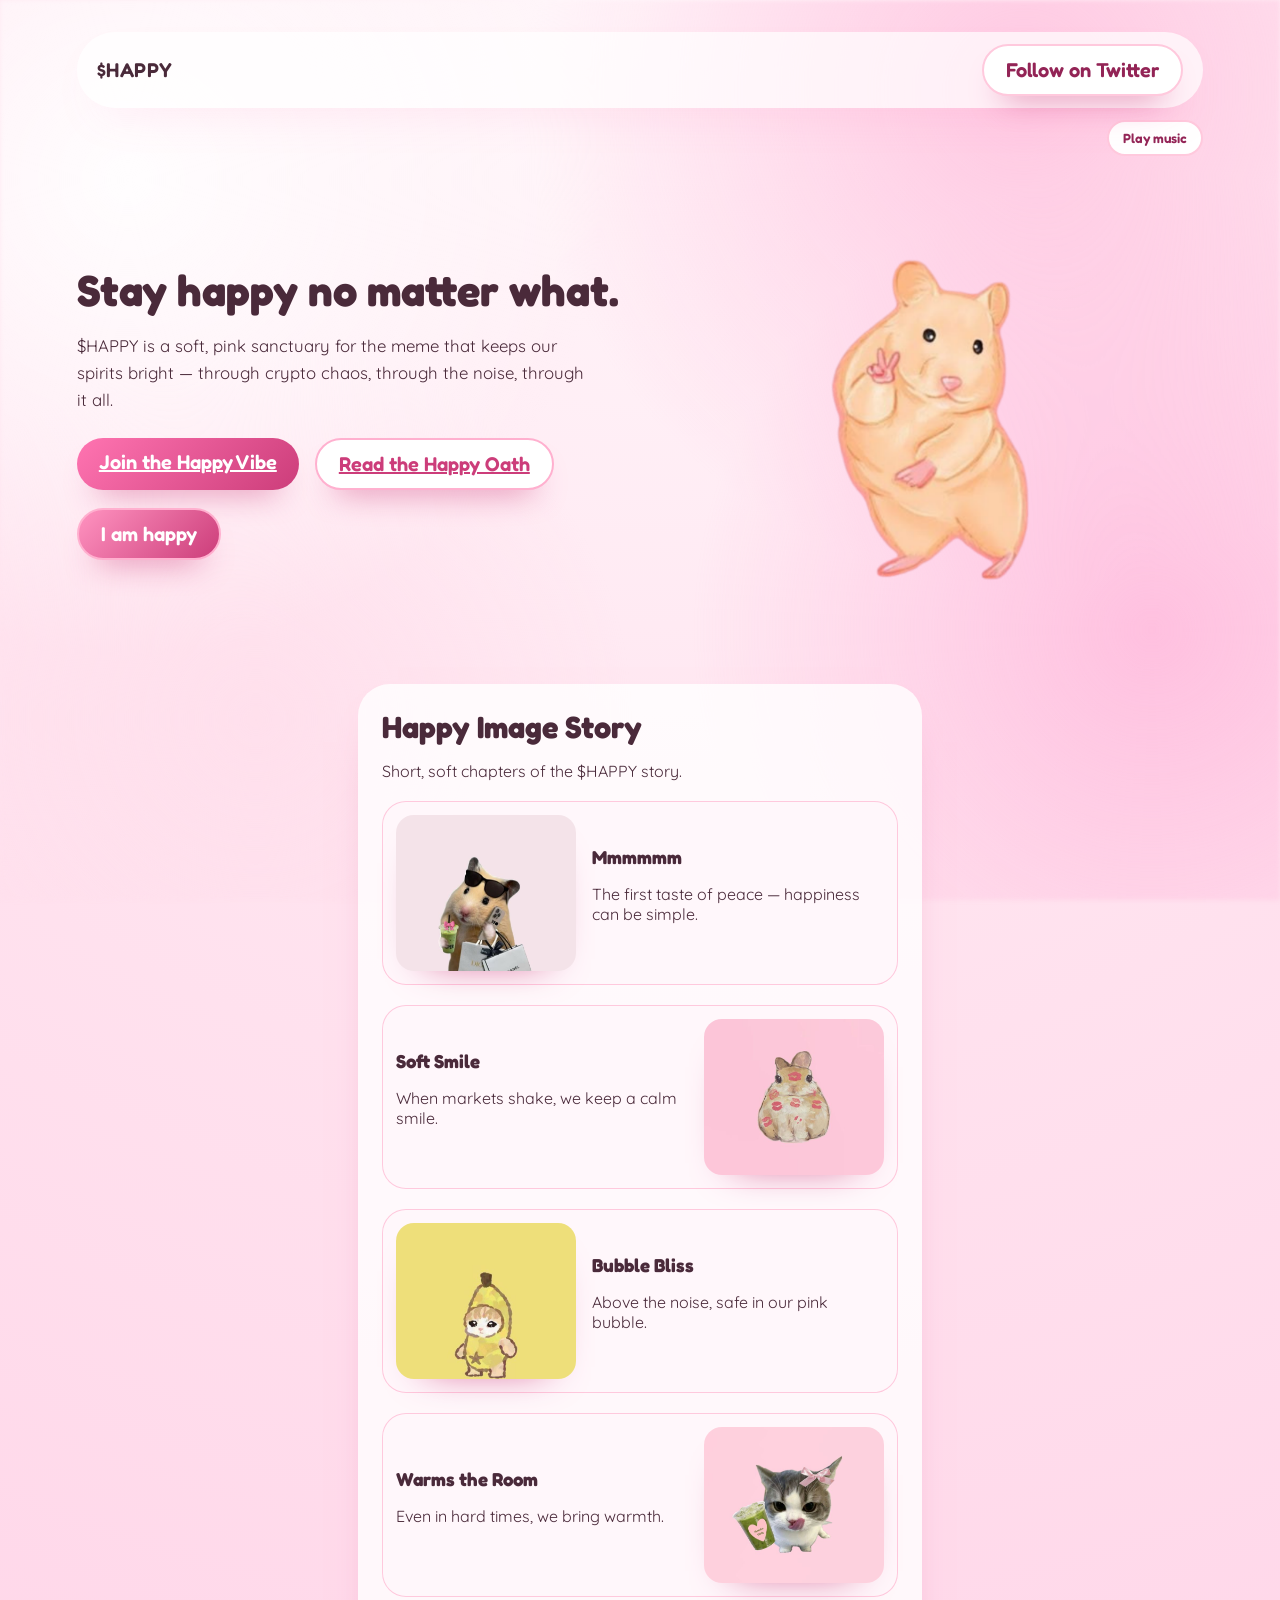
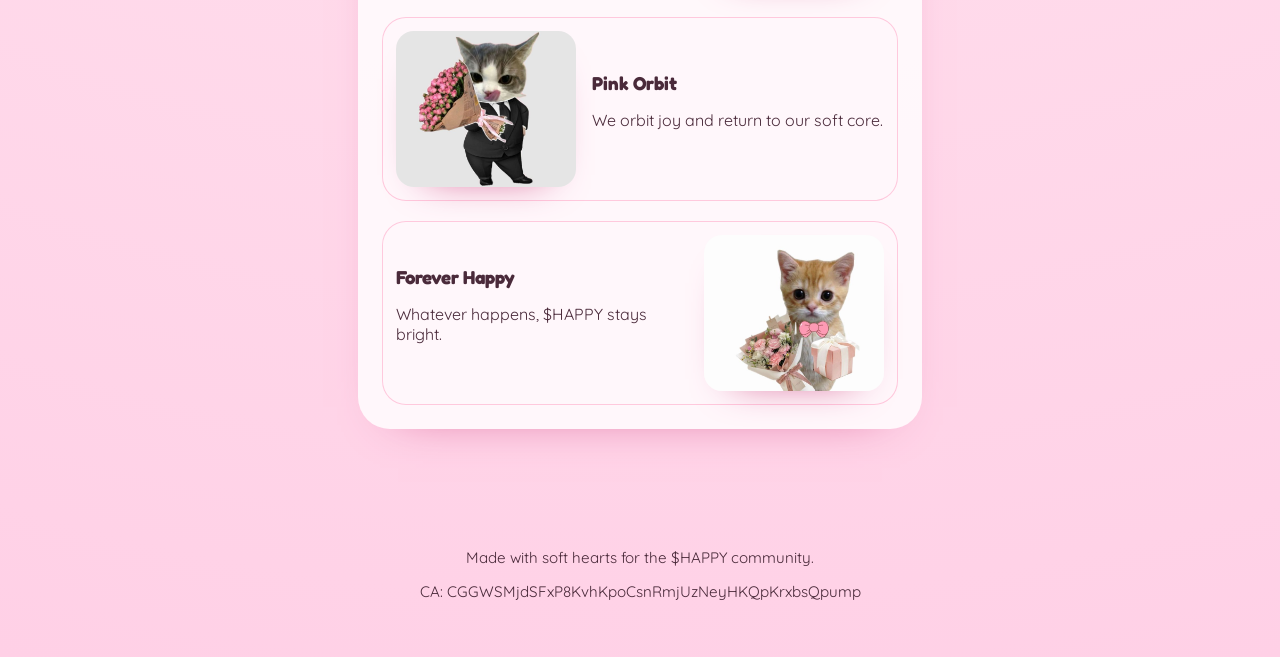
<file: index.html>
<!DOCTYPE html>
<html lang="en">

<head>
  <meta charset="UTF-8" />
  <meta name="viewport" content="width=device-width, initial-scale=1.0" />
  <title>$HAPPY — Soft Meme Sanctuary</title>
  <link rel="preconnect" href="https://fonts.googleapis.com">
  <link rel="preconnect" href="https://fonts.gstatic.com" crossorigin>
  <link
    href="https://fonts.googleapis.com/css2?family=Fredoka:wght@300;400;500;600;700&family=Quicksand:wght@400;500;600;700&display=swap"
    rel="stylesheet">
  <link rel="stylesheet" href="styles.css" />
</head>

<body>
  <div class="bg-bubbles" aria-hidden="true"></div>

  <header class="hero">

    <nav class="topbar">
      <span class="logo-text">$HAPPY</span>
      <a class="btn btn-twitter" href="https://x.com/TheHappyCoinx" aria-label="Twitter">
        <span>Follow on Twitter</span>
      </a>
    </nav>
    <div class="music-toggle-wrap">
      <button class="music-toggle" id="music-toggle" type="button">Play music</button>
    </div>
    <div class="hero-grid">
      <div class="hero-copy">
        <h1>Stay happy no matter what.</h1>
        <p class="sub">
          $HAPPY is a soft, pink sanctuary for the meme that keeps our spirits bright —
          through crypto chaos, through the noise, through it all.
        </p>
        <div class="cta-row">
          <a class="btn" href="https://x.com/TheHappyCoinx">Join the Happy Vibe</a>
          <a class="btn btn-ghost" href="whitepaper.html">Read the Happy Oath</a>
        </div>
        <div class="dance-toggle-wrap">
          <button class="btn dance-toggle" id="dance-toggle" type="button">I am happy</button>
        </div>

      </div>
      <div class="hero-card hero-logo">
        <div class=""></div>
        <img src="logo1.png" alt="$HAPPY logo" />
      </div>
    </div>
  </header>

  <main>
    <section class="panel panel-compact" id="gallery">
      <div class="panel-head">
        <h2>Happy Image Story</h2>
        <p>Short, soft chapters of the $HAPPY story.</p>
      </div>

      <section class="image-section image-compact">
        <img src="images/Mmmmmm.jpeg" alt="Happy meme 1" />
        <div>
          <h3>Mmmmmm</h3>
          <p>The first taste of peace — happiness can be simple.</p>
        </div>
      </section>

      <section class="image-section image-compact reverse">
        <img src="images/1.jpeg" alt="Happy meme 2" />
        <div>
          <h3>Soft Smile</h3>
          <p>When markets shake, we keep a calm smile.</p>
        </div>
      </section>

      <section class="image-section image-compact">
        <img src="images/2.jpeg" alt="Happy meme 3" />
        <div>
          <h3>Bubble Bliss</h3>
          <p>Above the noise, safe in our pink bubble.</p>
        </div>
      </section>

      <section class="image-section image-compact reverse">
        <img src="images/3.jpeg" alt="Happy meme 4" />
        <div>
          <h3>Warms the Room</h3>
          <p>Even in hard times, we bring warmth.</p>
        </div>
      </section>

      <section class="image-section image-compact">
        <img src="images/4.jpeg" alt="Happy meme 5" />
        <div>
          <h3>Pink Orbit</h3>
          <p>We orbit joy and return to our soft core.</p>
        </div>
      </section>

      <section class="image-section image-compact reverse">
        <img src="images/5.jpeg" alt="Happy meme 6" />
        <div>
          <h3>Forever Happy</h3>
          <p>Whatever happens, $HAPPY stays bright.</p>
        </div>
      </section>
    </section>
  </main>

  <footer class="footer">
    <p>Made with soft hearts for the $HAPPY community.</p>
    <p>CA: CGGWSMjdSFxP8KvhKpoCsnRmjUzNeyHKQpKrxbsQpump</p>
  </footer>

  <div class="happy-banner" aria-hidden="true">BE HAPPY</div>
  <div class="confetti" aria-hidden="true"></div>

  <audio id="bg-music" src="happy-happy-happy-cat.mp3" loop autoplay></audio>
  <script>
    const music = document.getElementById('bg-music');
    const toggle = document.getElementById('music-toggle');
    const danceToggle = document.getElementById('dance-toggle');
    const bodyEl = document.body;
    const confetti = document.querySelector('.confetti');
    const confettiColors = ['#ff74b1', '#ffc9dd', '#ff93c0', '#fff1f6', '#cc3d7a'];

    const setLabel = () => {
      toggle.textContent = music.paused ? 'Play music' : 'Pause music';
    };

    toggle.addEventListener('click', async () => {
      try {
        if (music.paused) {
          await music.play();
        } else {
          music.pause();
        }
        setLabel();
      } catch (err) {
        setLabel();
      }
    });

    const tryAutoPlay = async () => {
      try {
        await music.play();
      } catch (err) {
        // Autoplay may be blocked; will retry after first user gesture.
      } finally {
        setLabel();
      }
    };

    const enableAutoPlayOnGesture = () => {
      tryAutoPlay();
      window.removeEventListener('pointerdown', enableAutoPlayOnGesture);
      window.removeEventListener('keydown', enableAutoPlayOnGesture);
    };

    window.addEventListener('pointerdown', enableAutoPlayOnGesture, { once: true });
    window.addEventListener('keydown', enableAutoPlayOnGesture, { once: true });

    const launchConfetti = () => {
      confetti.innerHTML = '';
      const pieces = 40;
      for (let i = 0; i < pieces; i += 1) {
        const piece = document.createElement('span');
        piece.className = 'confetti-piece';
        piece.style.left = `${Math.random() * 100}%`;
        piece.style.background = confettiColors[i % confettiColors.length];
        piece.style.animationDelay = `${Math.random() * 0.4}s`;
        piece.style.animationDuration = `${1.6 + Math.random()}s`;
        piece.style.transform = `rotate(${Math.random() * 360}deg)`;
        confetti.appendChild(piece);
      }
    };

    danceToggle.addEventListener('click', () => {
      if (bodyEl.classList.contains('dancing')) {
        bodyEl.classList.remove('dancing');
        return;
      }
      launchConfetti();
      bodyEl.classList.add('dancing');
      window.setTimeout(() => bodyEl.classList.remove('dancing'), 5000);
    });

    tryAutoPlay();
    setLabel();
  </script>
</body>

</html>
</file>
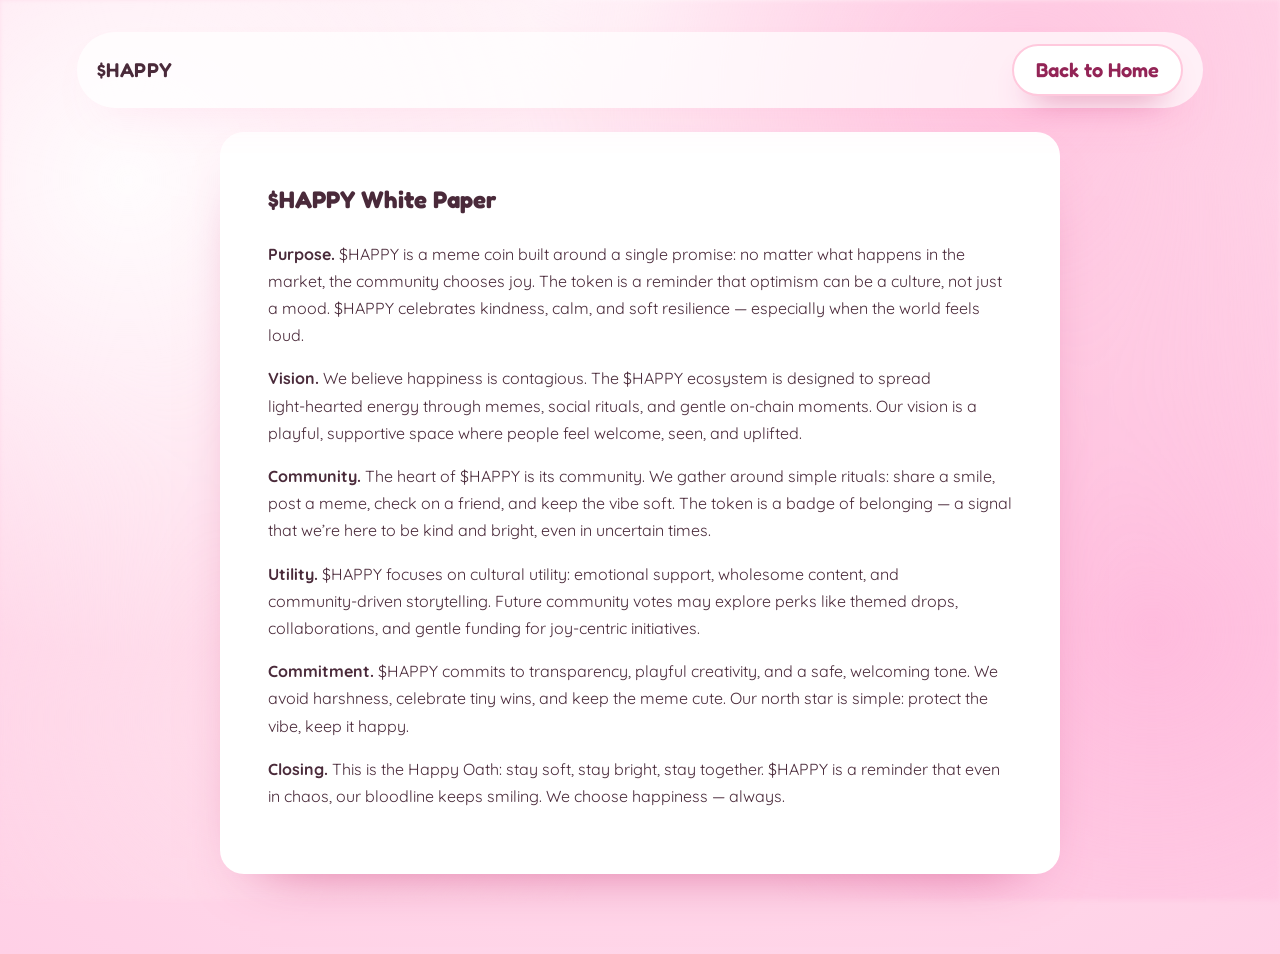
<file: whitepaper.html>
<!DOCTYPE html>
<html lang="en">
<head>
  <meta charset="UTF-8" />
  <meta name="viewport" content="width=device-width, initial-scale=1.0" />
  <title>$HAPPY White Paper</title>
  <link rel="preconnect" href="https://fonts.googleapis.com">
  <link rel="preconnect" href="https://fonts.gstatic.com" crossorigin>
  <link href="https://fonts.googleapis.com/css2?family=Fredoka:wght@400;600;700&family=Quicksand:wght@400;500;600&display=swap" rel="stylesheet">
  <link rel="stylesheet" href="styles.css" />
</head>
<body>
  <div class="bg-bubbles" aria-hidden="true"></div>

  <header class="hero whitepaper-hero">
    <nav class="topbar">
      <span class="logo-text">$HAPPY</span>
      <a class="btn btn-twitter" href="index.html">Back to Home</a>
    </nav>
  </header>

  <main>
    <section class="whitepaper">
      <div class="whitepaper-page">
        <h1>$HAPPY White Paper</h1>
        <p><strong>Purpose.</strong> $HAPPY is a meme coin built around a single promise: no matter what happens in the market, the community chooses joy. The token is a reminder that optimism can be a culture, not just a mood. $HAPPY celebrates kindness, calm, and soft resilience — especially when the world feels loud.</p>
        <p><strong>Vision.</strong> We believe happiness is contagious. The $HAPPY ecosystem is designed to spread light‑hearted energy through memes, social rituals, and gentle on‑chain moments. Our vision is a playful, supportive space where people feel welcome, seen, and uplifted.</p>
        <p><strong>Community.</strong> The heart of $HAPPY is its community. We gather around simple rituals: share a smile, post a meme, check on a friend, and keep the vibe soft. The token is a badge of belonging — a signal that we’re here to be kind and bright, even in uncertain times.</p>
        <p><strong>Utility.</strong> $HAPPY focuses on cultural utility: emotional support, wholesome content, and community‑driven storytelling. Future community votes may explore perks like themed drops, collaborations, and gentle funding for joy‑centric initiatives.</p>
        <p><strong>Commitment.</strong> $HAPPY commits to transparency, playful creativity, and a safe, welcoming tone. We avoid harshness, celebrate tiny wins, and keep the meme cute. Our north star is simple: protect the vibe, keep it happy.</p>
        <p><strong>Closing.</strong> This is the Happy Oath: stay soft, stay bright, stay together. $HAPPY is a reminder that even in chaos, our bloodline keeps smiling. We choose happiness — always.</p>
      </div>
    </section>
  </main>
</body>
</html>
</file>
<file: styles.css>
:root {
  --pink-50: #fff1f6;
  --pink-100: #ffe1ec;
  --pink-200: #ffc9dd;
  --pink-300: #ffb0cf;
  --pink-400: #ff93c0;
  --pink-500: #ff74b1;
  --cream: #fff7fb;
  --berry: #cc3d7a;
  --berry-dark: #932456;
  --shadow: rgba(255, 116, 177, 0.35);
  --ink: #4a2a3a;
  --white: #ffffff;
}

* {
  box-sizing: border-box;
}

body {
  margin: 0;
  font-family: 'Quicksand', 'Fredoka', sans-serif;
  color: var(--ink);
  background: radial-gradient(
    circle at top,
    #fff8fb 0%,
    #ffe3ef 40%,
    #ffd0e6 100%
  );
  min-height: 100vh;
  position: relative;
  overflow-x: hidden;
}

@keyframes floatIn {
  from {
    transform: translateY(16px);
    opacity: 0;
  }
  to {
    transform: translateY(0);
    opacity: 1;
  }
}

@keyframes slowDrift {
  0% {
    transform: translateY(0);
  }
  50% {
    transform: translateY(-10px);
  }
  100% {
    transform: translateY(0);
  }
}

@keyframes logoSpinFloat {
  0% {
    transform: translate3d(0, 0, 0) rotate(0deg);
  }
  28.57% {
    transform: translate3d(0, 0, 0) rotate(360deg);
  }
  57.14% {
    transform: translate3d(0, -12px, 0) rotate(360deg);
  }
  100% {
    transform: translate3d(0, 0, 0) rotate(360deg);
  }
}

@keyframes happyDance {
  0% {
    transform: translate3d(0, 0, 0) rotate(0deg);
  }
  10% {
    transform: translate3d(-2px, 1px, 0) rotate(-0.6deg);
  }
  20% {
    transform: translate3d(3px, -1px, 0) rotate(0.8deg);
  }
  30% {
    transform: translate3d(-4px, 2px, 0) rotate(-0.8deg);
  }
  40% {
    transform: translate3d(4px, -2px, 0) rotate(0.9deg);
  }
  50% {
    transform: translate3d(-3px, 1px, 0) rotate(-0.7deg);
  }
  60% {
    transform: translate3d(3px, -2px, 0) rotate(0.7deg);
  }
  70% {
    transform: translate3d(-2px, 2px, 0) rotate(-0.6deg);
  }
  80% {
    transform: translate3d(2px, -1px, 0) rotate(0.6deg);
  }
  90% {
    transform: translate3d(-1px, 1px, 0) rotate(-0.4deg);
  }
  100% {
    transform: translate3d(0, 0, 0) rotate(0deg);
  }
}

.bg-bubbles {
  position: fixed;
  inset: 0;
  background:
    radial-gradient(
      circle at 10% 20%,
      rgba(255, 255, 255, 0.9),
      transparent 35%
    ),
    radial-gradient(
      circle at 80% 10%,
      rgba(255, 183, 217, 0.7),
      transparent 38%
    ),
    radial-gradient(
      circle at 20% 80%,
      rgba(255, 222, 235, 0.8),
      transparent 30%
    ),
    radial-gradient(
      circle at 90% 70%,
      rgba(255, 167, 212, 0.6),
      transparent 35%
    );
  z-index: -1;
  filter: blur(2px);
  animation: slowDrift 12s ease-in-out infinite;
}

.hero {
  padding: 32px 6vw 64px;
  animation: floatIn 0.8s ease both;
}

.logo-center {
  display: flex;
  justify-content: center;
  margin-bottom: 16px;
}

.logo-large {
  width: 120px;
  height: 120px;
  border-radius: 28px;
  object-fit: cover;
  box-shadow: 0 18px 40px -30px var(--berry);
}

.topbar {
  display: flex;
  align-items: center;
  justify-content: space-between;
  gap: 16px;
  padding: 12px 20px;
  background: rgba(255, 255, 255, 0.7);
  backdrop-filter: blur(10px);
  border-radius: 999px;
  box-shadow: 0 20px 50px -30px var(--shadow);
}

.logo-text {
  font-family: 'Fredoka', sans-serif;
  font-size: 20px;
  font-weight: 600;
  letter-spacing: 0.5px;
}

.btn {
  border: none;
  padding: 12px 22px;
  font-size: 20px;
  border-radius: 999px;
  background: linear-gradient(135deg, var(--pink-500), var(--berry));
  color: var(--white);
  font-weight: 600;
  font-family: 'Fredoka', sans-serif;
  cursor: pointer;
  box-shadow: 0 18px 32px -20px var(--berry);
  transition:
    transform 0.2s ease,
    box-shadow 0.2s ease;
}

.btn:hover {
  transform: translateY(-2px);
  box-shadow: 0 20px 36px -20px var(--berry-dark);
}

.btn-ghost {
  background: var(--white);
  color: var(--berry);
  border: 2px solid var(--pink-300);
}

.btn-twitter {
  text-decoration: none;
  background: var(--white);
  color: var(--berry-dark);
  border: 2px solid var(--pink-200);
}

.hero-grid {
  margin-top: 48px;
  display: grid;
  grid-template-columns: repeat(auto-fit, minmax(260px, 1fr));
  gap: 32px;
  align-items: center;
}

.kicker {
  font-size: 14px;
  text-transform: uppercase;
  letter-spacing: 2px;
  color: var(--berry);
  margin-bottom: 10px;
}

.hero-copy h1 {
  font-family: 'Fredoka', sans-serif;
  font-size: clamp(2.4rem, 3.4vw, 3.6rem);
  margin: 0 0 12px;
}

.sub {
  font-size: 1.05rem;
  line-height: 1.6;
  max-width: 520px;
}

.cta-row {
  display: flex;
  gap: 16px;
  font-size: 25px !important;
  flex-wrap: wrap;
  margin: 24px 0 18px;
}

.pill-row {
  display: flex;
  gap: 12px;
  flex-wrap: wrap;
}

.pill {
  padding: 8px 16px;
  border-radius: 999px;
  background: var(--white);
  border: 1px solid var(--pink-200);
  font-size: 0.9rem;
}

.hero-card {
  position: relative;

  border-radius: 28px;
  overflow: hidden;
}

.hero-card h3 {
  margin-top: 0;
  font-family: 'Fredoka', sans-serif;
}

.hero-logo {
  display: grid;
  gap: 16px;
  place-items: center;
  text-align: center;
}

.hero-logo img {
  width: min(90%, 400px);
  height: auto;
  border-radius: 24px;
  animation: logoSpinFloat 7s ease-in-out infinite;
  will-change: transform;
}

.shine {
  position: absolute;
  width: 220px;
  height: 220px;
  background: radial-gradient(
    circle,
    rgba(255, 255, 255, 0.9) 0%,
    rgba(255, 255, 255, 0) 70%
  );
  top: -80px;
  right: -60px;
}

.meter {
  height: 14px;
  background: var(--pink-100);
  border-radius: 999px;
  overflow: hidden;
  margin-top: 16px;
}

.meter-fill {
  width: 82%;
  height: 100%;
  background: linear-gradient(90deg, var(--pink-400), var(--berry));
}

.meter-labels {
  display: flex;
  justify-content: space-between;
  font-size: 0.85rem;
  margin-top: 8px;
}

main {
  padding: 0 6vw 80px;
  display: flex;
  flex-direction: column;
  gap: 42px;
}

.whitepaper-hero {
  padding-bottom: 24px;
}

.whitepaper {
  display: flex;
  justify-content: center;
}

.whitepaper-page {
  width: min(840px, 100%);
  background: #ffffff;
  border-radius: 24px;
  padding: 48px;
  box-shadow: 0 24px 60px -40px var(--berry);
  line-height: 1.7;
}

.whitepaper-page h1 {
  margin-top: 0;
  font-family: 'Fredoka', sans-serif;
}

.panel {
  background: rgba(255, 255, 255, 0.8);
  border-radius: 32px;
  padding: 32px;
  box-shadow: 0 18px 50px -40px var(--berry);
  animation: floatIn 0.9s ease both;
  width: 50%;
  margin: 0 auto;
}

.panel-compact {
  padding: 24px;
}

.panel-head h2 {
  font-family: 'Fredoka', sans-serif;
  margin: 0 0 8px;
  font-size: clamp(1.6rem, 2.4vw, 2.2rem);
}

.analyzer {
  margin-top: 20px;
  display: grid;
  gap: 18px;
}

.input-wrap {
  display: grid;
  gap: 8px;
  font-weight: 600;
}

.input-wrap input {
  padding: 14px 18px;
  border-radius: 16px;
  border: 2px solid var(--pink-200);
  font-size: 1rem;
  font-family: 'Quicksand', sans-serif;
}

.analyzer-result {
  background: var(--pink-50);
  border-radius: 18px;
  padding: 18px;
  border: 1px solid var(--pink-200);
}

.badge {
  display: inline-block;
  padding: 4px 10px;
  border-radius: 999px;
  background: var(--pink-300);
  color: var(--berry-dark);
  font-weight: 700;
  margin-bottom: 8px;
}

.image-section {
  display: grid;
  grid-template-columns: minmax(180px, 260px) 1fr;
  gap: 24px;
  align-items: center;
  padding: 20px;
  border-radius: 24px;
  background: var(--cream);
  box-shadow: inset 0 0 0 1px var(--pink-200);
  margin-top: 20px;
  animation: floatIn 1s ease both;
}

.image-section img {
  width: 100%;
  border-radius: 18px;
  object-fit: cover;
  box-shadow: 0 18px 40px -30px var(--berry);
}

.image-section h3 {
  margin: 0 0 6px;
  font-family: 'Fredoka', sans-serif;
}

.image-compact {
  grid-template-columns: 180px 1fr;
  padding: 14px;
  gap: 16px;
}

.image-compact img {
  height: 156px;
}

.image-section.reverse {
  grid-template-columns: 1fr 180px;
}

.image-section.reverse img {
  order: 2;
}

.image-section.reverse div {
  order: 1;
}

.footer {
  text-align: center;
  padding: 24px 6vw 40px;
  font-size: 0.95rem;
}

.music-toggle {
  border: 2px solid var(--pink-200);
  background: var(--white);
  color: var(--berry-dark);
  border-radius: 999px;
  padding: 8px 14px;
  font-family: 'Fredoka', sans-serif;
  font-weight: 600;
  cursor: pointer;
  box-shadow: 0 12px 26px -20px var(--berry);
  transition:
    transform 0.2s ease,
    box-shadow 0.2s ease;
}

.music-toggle:hover {
  transform: translateY(-2px);
  box-shadow: 0 16px 30px -18px var(--berry-dark);
}

.music-toggle-wrap {
  display: flex;
  justify-content: flex-end;
  margin-top: 12px;
}

.dance-toggle {
  border: 2px solid var(--pink-300);
  background: linear-gradient(135deg, var(--pink-400), var(--berry));
  color: var(--white);
  box-shadow: 0 18px 32px -20px var(--berry);
}

.dance-toggle:hover {
  transform: translateY(-2px);
  box-shadow: 0 18px 34px -18px var(--berry-dark);
}

.dance-toggle-wrap {
  display: flex;
  justify-content: flex-start;
  margin-top: 10px;
}

body.dancing {
  animation: happyDance 0.18s linear infinite;
}

.happy-banner {
  position: fixed;
  inset: 0;
  display: grid;
  place-items: center;
  font-family: 'Fredoka', sans-serif;
  font-size: clamp(2.8rem, 8vw, 6rem);
  letter-spacing: 0.12em;
  text-transform: uppercase;
  color: var(--white);
  text-shadow: 0 18px 40px rgba(147, 36, 86, 0.45);
  opacity: 0;
  transform: scale(0.9);
  pointer-events: none;
  transition:
    opacity 0.2s ease,
    transform 0.2s ease;
  z-index: 20;
}

body.dancing .happy-banner {
  opacity: 1;
  transform: scale(1);
}

.confetti {
  position: fixed;
  inset: 0;
  pointer-events: none;
  overflow: hidden;
  z-index: 18;
}

.confetti-piece {
  position: absolute;
  top: -10%;
  width: 10px;
  height: 18px;
  border-radius: 3px;
  animation-name: confettiFall;
  animation-timing-function: ease-in;
  animation-fill-mode: forwards;
}

@keyframes confettiFall {
  0% {
    transform: translate3d(0, -10px, 0) rotate(0deg);
    opacity: 0;
  }
  10% {
    opacity: 1;
  }
  100% {
    transform: translate3d(0, 110vh, 0) rotate(360deg);
    opacity: 0;
  }
}

@media (max-width: 720px) {
  .topbar {
    flex-direction: column;
    border-radius: 24px;
  }

  .image-section {
    grid-template-columns: 1fr;
  }

  .panel {
    width: 100%;
  }
}

@media (prefers-reduced-motion: reduce) {
  .bg-bubbles,
  .hero,
  .panel,
  .image-section,
  .hero-logo img,
  body.dancing {
    animation: none;
  }
  .confetti-piece {
    animation: none;
  }
}
</file>
